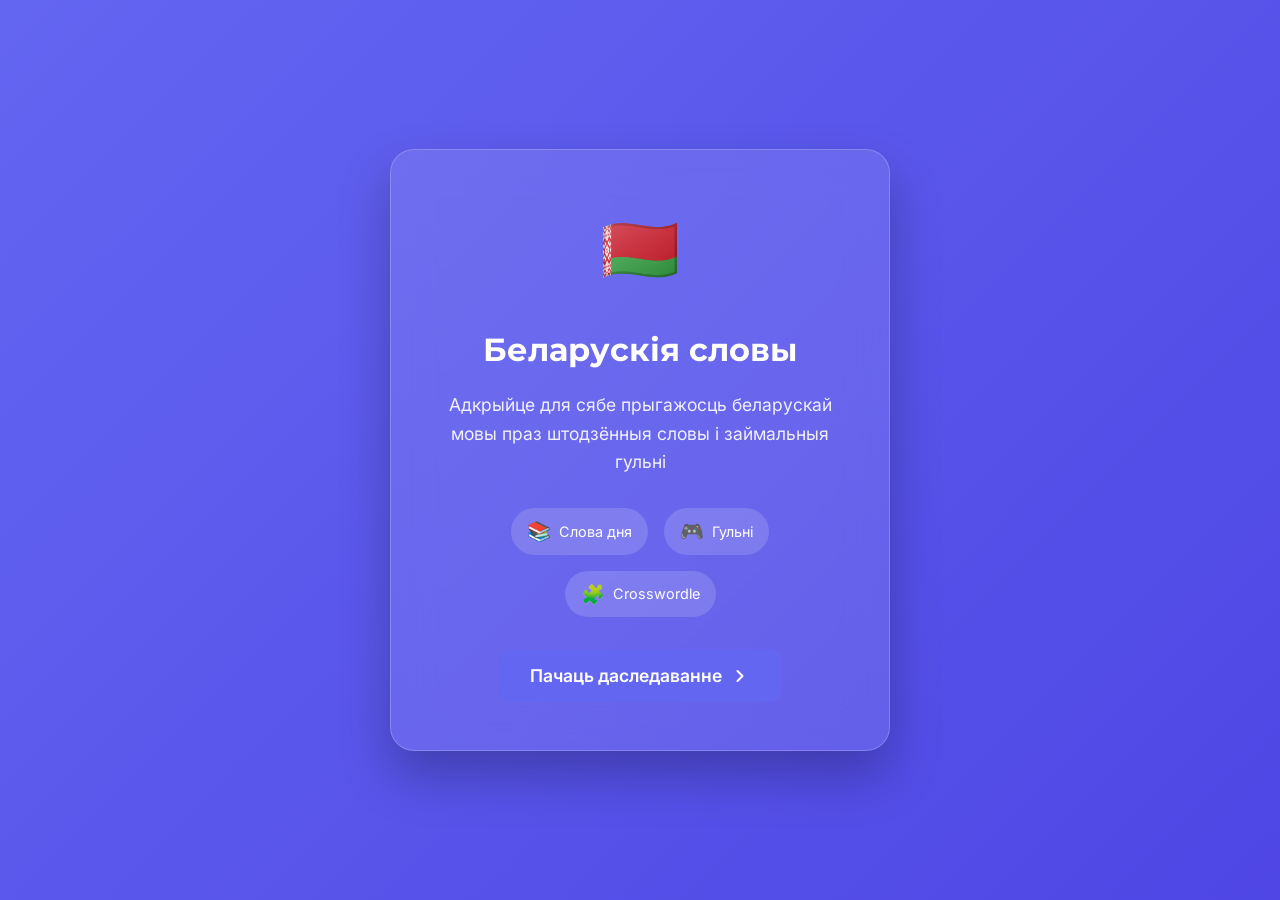
<file: index.html>
<!DOCTYPE html>
<html lang="be">
<head>
    <!-- Google tag (gtag.js) -->
    <script async src="https://www.googletagmanager.com/gtag/js?id=G-LB4DK2SX2Y"></script>
    <script>
        window.dataLayer = window.dataLayer || [];
        function gtag(){dataLayer.push(arguments);}
        gtag('js', new Date());
        gtag('config', 'G-LB4DK2SX2Y');
    </script>
    <meta charset="utf-8">
    <meta name="viewport" content="width=device-width, initial-scale=1">
    <link rel="stylesheet" href="css/style.css">
    <link rel="preconnect" href="https://fonts.googleapis.com">
    <link rel="preconnect" href="https://fonts.gstatic.com" crossorigin>
    <link href="https://fonts.googleapis.com/css2?family=Montserrat:wght@400;500;600;700&family=Inter:wght@400;500;600&display=swap" rel="stylesheet">
    <title>Беларускія словы - Слова дня, Wordle, Crosswordle</title>
</head>
<body>
    <!-- Welcome overlay for first-time visitors -->
    <div id="welcome-overlay" class="welcome-overlay">
        <div class="welcome-card">
            <div class="welcome-icon">🇧🇾</div>
            <h1 class="welcome-title">Беларускія словы</h1>
            <p class="welcome-text">
                Адкрыйце для сябе прыгажосць беларускай мовы праз штодзённыя словы і займальныя гульні
            </p>
            <div class="welcome-features">
                <div class="welcome-feature">
                    <span class="feature-icon">📚</span>
                    <span>Слова дня</span>
                </div>
                <div class="welcome-feature">
                    <span class="feature-icon">🎮</span>
                    <span>Гульні</span>
                </div>
                <div class="welcome-feature">
                    <span class="feature-icon">🧩</span>
                    <span>Crosswordle</span>
                </div>
            </div>
            <button id="start-exploring" class="btn-primary btn-large">
                Пачаць даследаванне
                <svg width="20" height="20" viewBox="0 0 20 20" fill="none">
                    <path d="M7.5 5L12.5 10L7.5 15" stroke="currentColor" stroke-width="2" stroke-linecap="round" stroke-linejoin="round"/>
                </svg>
            </button>
        </div>
    </div>

    <div class="app-container">
        <!-- Sidebar Navigation -->
        <nav class="sidebar">
            <div class="sidebar-header">
                <h1 class="logo">Бел<span class="logo-accent">Словы</span></h1>
            </div>
            
            <div class="sidebar-nav">
                <button class="nav-btn active" data-tab="home">
                    <svg class="nav-icon" width="24" height="24" viewBox="0 0 24 24" fill="none" stroke="currentColor" stroke-width="2">
                        <path d="M3 12l2-2m0 0l7-7 7 7M5 10v10a1 1 0 001 1h3m10-11l2 2m-2-2v10a1 1 0 01-1 1h-3m-4 0a1 1 0 01-1-1v-4a1 1 0 011-1h2a1 1 0 011 1v4a1 1 0 01-1 1"/>
                    </svg>
                    <span>Галоўная</span>
                </button>
                
                <button class="nav-btn" data-tab="daily">
                    <svg class="nav-icon" width="24" height="24" viewBox="0 0 24 24" fill="none" stroke="currentColor" stroke-width="2">
                        <path d="M12 3c-4.97 0-9 4.03-9 9s4.03 9 9 9 9-4.03 9-9-4.03-9-9-9z"/>
                        <path d="M12 7v5l3 3"/>
                    </svg>
                    <span>Слова дня</span>
                </button>
                
                <button class="nav-btn" data-tab="games">
                    <svg class="nav-icon" width="24" height="24" viewBox="0 0 24 24" fill="none" stroke="currentColor" stroke-width="2">
                        <rect x="2" y="6" width="20" height="12" rx="2"/>
                        <path d="M12 12h.01"/>
                        <path d="M8 12h.01"/>
                        <path d="M16 12h.01"/>
                        <path d="M6 16h12"/>
                    </svg>
                    <span>Гульні</span>
                </button>
                
                <button class="nav-btn" data-tab="about">
                    <svg class="nav-icon" width="24" height="24" viewBox="0 0 24 24" fill="none" stroke="currentColor" stroke-width="2">
                        <circle cx="12" cy="12" r="10"/>
                        <path d="M12 16v-4"/>
                        <path d="M12 8h.01"/>
                    </svg>
                    <span>Аб праекце</span>
                </button>
            </div>
            
            <div class="sidebar-footer">
                <button id="theme-toggle" class="icon-btn" title="Змяніць тэму">
                    <span class="icon">🌙</span>
                </button>
                <button id="sound-toggle" class="icon-btn" title="Гук">
                    <span class="icon">🔊</span>
                </button>
                <button id="donate-btn" class="icon-btn" title="Падтрымаць">
                    <span class="icon">💝</span>
                </button>
            </div>
        </nav>

        <!-- Main Content Area -->
        <main class="main-content">
            <!-- Home Tab - АКТИВНА ПО УМОЛЧАНИЮ -->
            <section id="home-tab" class="tab-content active">
                <div class="home-container">
                    <div class="home-hero">
                        <h1 class="hero-title">Беларускія словы</h1>
                        <p class="hero-subtitle">Адкрыйце для сябе багацце беларускай мовы</p>
                    </div>
                    
                    <div class="home-cards">
                        <div class="home-card" onclick="document.querySelector('[data-tab=daily]').click()">
                            <div class="home-card-icon">📚</div>
                            <h3>Слова дня</h3>
                            <p>Штодзень новае беларускае слова з вымаўленнем, азначэннем і прыкладам</p>
                        </div>
                        
                        <div class="home-card" onclick="document.querySelector('[data-tab=games]').click()">
                            <div class="home-card-icon">🎮</div>
                            <h3>Гульні</h3>
                            <p>Wordle, Crosswordle і Складальнік слоў для практыкі</p>
                        </div>
                        
                        <div class="home-card" onclick="document.getElementById('crosswordle-btn').click()">
                            <div class="home-card-icon">🧩</div>
                            <h3>Crosswordle</h3>
                            <p>Унікальны гібрыд крыжаванкі і Wordle з падказкамі</p>
                        </div>
                    </div>
                    
                    <div class="home-stats">
                        <div class="stat-item">
                            <span class="stat-number">30</span>
                            <span class="stat-label">Слоў у базе</span>
                        </div>
                        <div class="stat-item">
                            <span class="stat-number">3</span>
                            <span class="stat-label">Гульні</span>
                        </div>
                        <div class="stat-item">
                            <span class="stat-number">112K+</span>
                            <span class="stat-label">Слоў у слоўніку</span>
                        </div>
                    </div>
                </div>
            </section>
            
            <!-- Daily Word Tab -->
            <section id="daily-tab" class="tab-content">
                <div class="daily-word-container">
                    <div class="daily-word-card">
                        <div class="card-header">
                            <h2 class="card-title">Слова дня</h2>
                            <span class="date-badge" id="current-date"></span>
                        </div>
                        
                        <div class="word-showcase">
                            <div class="word-main" id="daily-word"></div>
                        </div>
                        
                        <div class="word-info">
                            <div class="info-row">
                                <span class="info-label">Вымаўленне</span>
                                <span class="info-value" id="word-pronunciation"></span>
                            </div>
                            <div class="info-row">
                                <span class="info-label">Азначэнне</span>
                                <span class="info-value" id="word-definition"></span>
                            </div>
                            <div class="info-row">
                                <span class="info-label">Прыклад</span>
                                <span class="info-value example-text" id="word-example"></span>
                            </div>
                        </div>
                        
                        <div class="word-actions">
                            <button id="speak-word" class="action-btn">
                                <span>🔊</span>
                                <span>Праслухаць</span>
                            </button>
                            <button id="save-word" class="action-btn">
                                <span>💾</span>
                                <span>Захаваць</span>
                            </button>
                            <button id="share-word" class="action-btn">
                                <span>📤</span>
                                <span>Падзяліцца</span>
                            </button>
                        </div>
                    </div>
                    
                    <div class="previous-words">
                        <h3 class="section-title">Папярэднія словы</h3>
                        <div class="words-grid" id="previous-words-list"></div>
                    </div>
                </div>
            </section>
            
            <!-- Games Tab -->
            <section id="games-tab" class="tab-content">
                <div class="games-container">
                    <h2 class="section-title">Гульні са словамі</h2>
                    <p class="section-subtitle">Развівайце свой слоўнікавы запас праз займальныя гульні</p>
                    
                    <div class="games-grid">
                        <div class="game-card featured-game">
                            <div class="game-card-badge">Новае</div>
                            <div class="game-card-icon">🧩</div>
                            <h3>Crosswordle</h3>
                            <p>Унікальны гібрыд крыжаванкі і Wordle. Разгадайце словы па падказках з каляровай індыкацыяй літар!</p>
                            <button class="btn-primary game-btn" id="crosswordle-btn">
                                <span>Гуляць</span>
                                <svg width="16" height="16" viewBox="0 0 16 16" fill="none">
                                    <path d="M6 4L10 8L6 12" stroke="currentColor" stroke-width="2" stroke-linecap="round"/>
                                </svg>
                            </button>
                        </div>
                        
                        <div class="game-card">
                            <div class="game-card-icon">🎯</div>
                            <h3>Беларускі Wordle</h3>
                            <p>Адгадайце беларускае слова з 5 літар за 6 спроб. Кожная спроба дае падказкі колерам.</p>
                            <button class="btn-primary game-btn" id="wordle-btn">
                                <span>Гуляць</span>
                                <svg width="16" height="16" viewBox="0 0 16 16" fill="none">
                                    <path d="M6 4L10 8L6 12" stroke="currentColor" stroke-width="2" stroke-linecap="round"/>
                                </svg>
                            </button>
                        </div>
                        
                        <div class="game-card">
                            <div class="game-card-icon">🏗️</div>
                            <h3>Складальнік слоў</h3>
                            <p>Стварыце як мага больш слоў з літар прапанаванага слова. Развівайце крэатыўнасць!</p>
                            <button class="btn-primary game-btn" id="word-builder-btn">
                                <span>Гуляць</span>
                                <svg width="16" height="16" viewBox="0 0 16 16" fill="none">
                                    <path d="M6 4L10 8L6 12" stroke="currentColor" stroke-width="2" stroke-linecap="round"/>
                                </svg>
                            </button>
                        </div>
                    </div>
                </div>
            </section>
            
            <!-- About Tab -->
            <section id="about-tab" class="tab-content">
                <div class="about-container">
                    <h2 class="section-title">Аб праекце</h2>
                    <div class="about-card">
                        <p>Праект "Беларускія словы" створаны для папулярызацыі беларускай мовы праз інтэрактыўныя інструменты і гульні.</p>
                        <p>Кожны дзень мы прапануем новае слова з тлумачэннем і прыкладам выкарыстання, а таксама займальныя гульні для практыкі.</p>
                        <div class="credits">
                            <p class="credit-text">Словы для гульняў узятыя з адкрытых крыніц, у тым ліку <a href="https://www.skarnik.by" target="_blank">skarnik.by</a></p>
                        </div>
                    </div>
                </div>
            </section>
        </main>
    </div>

    <!-- Donate Modal -->
    <div id="donate-modal" class="modal">
        <div class="modal-content">
            <button class="modal-close">&times;</button>
            <h3>Падтрымаць праект</h3>
            <p>Калі вам падабаецца гэты праект, вы можаце падтрымаць яго развіццё.</p>
            <div class="donate-options">
                <button class="donate-option">5 BYN</button>
                <button class="donate-option">10 BYN</button>
                <button class="donate-option">20 BYN</button>
                <button class="donate-option">Іншая сума</button>
            </div>
        </div>
    </div>

    <!-- Wordle Modal -->
    <div id="wordle-modal" class="modal">
        <div class="modal-content game-modal-content">
            <button class="modal-close wordle-close">&times;</button>
            <div class="game-modal-header">
                <h3>🎯 Беларускі Wordle</h3>
                <div class="game-stats">
                    <span>Спробы: <span id="attempts-count">0/6</span></span>
                    <span class="loading-text" id="wordle-loading"></span>
                </div>
            </div>
            
            <div class="game-area">
                <div class="wordle-grid" id="wordle-grid"></div>
                
                <div id="wordle-message" class="game-message"></div>
                <div id="wordle-target" class="game-target"></div>
                
                <div class="wordle-keyboard" id="wordle-keyboard"></div>
                
                <div class="game-controls">
                    <button id="wordle-submit" class="btn-primary">Праверыць</button>
                    <button id="wordle-reset" class="btn-secondary">Новая гульня</button>
                    <button id="wordle-hint" class="btn-secondary">Падказка</button>
                </div>
            </div>
            
            <div class="game-instructions">
                <h4>Як гуляць:</h4>
                <div class="color-examples">
                    <div class="color-example">
                        <div class="color-box correct"></div>
                        <span>Літара на правільным месцы</span>
                    </div>
                    <div class="color-example">
                        <div class="color-box present"></div>
                        <span>Літара ёсць у слове, але не тут</span>
                    </div>
                    <div class="color-example">
                        <div class="color-box absent"></div>
                        <span>Літары няма ў слове</span>
                    </div>
                </div>
            </div>
        </div>
    </div>

    <!-- Crosswordle Modal -->
    <div id="crosswordle-modal" class="modal">
        <div class="modal-content game-modal-content">
            <button class="modal-close crosswordle-close">&times;</button>
            <div class="game-modal-header">
                <h3>🧩 Crosswordle</h3>
                <div class="game-stats">
                    <span id="crosswordle-score">Правільна: 0/0 | Хады: 0</span>
                </div>
            </div>
            
            <div class="game-area">
                <div id="crosswordle-grid" class="crosswordle-grid"></div>
                
                <div id="crosswordle-clues" class="crosswordle-clues"></div>
                
                <div id="crosswordle-message" class="game-message"></div>
                
                <div class="game-controls">
                    <button id="crosswordle-hint" class="btn-secondary">Падказка (3)</button>
                    <button id="crosswordle-reset" class="btn-secondary">Новая гульня</button>
                </div>
            </div>
            
            <div class="game-instructions">
                <h4>Як гуляць:</h4>
                <p>Усе літары ўжо бачныя, але яны пераблытаныя! Клікайце на дзве літары, каб памяняць іх месцамі.</p>
                <div class="color-examples">
                    <div class="color-example">
                        <div class="color-box correct"></div>
                        <span>Зялёны — літара на правільным месцы</span>
                    </div>
                    <div class="color-example">
                        <div class="color-box present"></div>
                        <span>Жоўты — літара ёсць у крыжаванцы, але не тут</span>
                    </div>
                    <div class="color-example">
                        <div class="color-box absent"></div>
                        <span>Шэры — такой літары няма ў крыжаванцы</span>
                    </div>
                </div>
            </div>
        </div>
    </div>

    <!-- Word Builder Modal -->
    <div id="word-builder-modal" class="modal">
        <div class="modal-content game-modal-content">
            <button class="modal-close word-builder-close">&times;</button>
            <div class="game-modal-header">
                <h3>🏗️ Складальнік слоў</h3>
                <div class="game-stats">
                    <span id="builder-score">Слоў: 0</span>
                    <span class="loading-text" id="builder-loading"></span>
                </div>
            </div>
            
            <div class="game-area">
                <div class="source-word-display" id="builder-source-word"></div>
                
                <div class="input-group">
                    <input type="text" id="builder-input" placeholder="Увядзіце слова" maxlength="10" autocomplete="off">
                    <button id="builder-submit" class="btn-primary">Праверыць</button>
                </div>
                
                <div id="builder-message" class="game-message"></div>
                
                <div class="found-words-section">
                    <h4>Знойдзеныя словы:</h4>
                    <ul id="builder-found-words" class="found-words-list"></ul>
                </div>
                
                <div class="game-controls">
                    <button id="builder-new-game" class="btn-secondary">Новая гульня</button>
                    <button id="builder-show-unfound" class="btn-secondary">Нязнойдзеныя словы</button>
                </div>
            </div>
        </div>
    </div>

    <script src="js/data.js"></script>
    <script src="js/loader.js"></script>
    <script src="js/wordle.js"></script>
    <script src="js/crosswordle.js"></script>
    <script src="js/wordbuilder.js"></script>
    <script src="js/main.js"></script>
</body>
</html>
</file>
<file: css/style.css>
:root {
    /* Primary palette - soft, pleasant colors */
    --primary: #6366f1;
    --primary-light: #818cf8;
    --primary-dark: #4f46e5;
    --accent: #f59e0b;
    --accent-light: #fbbf24;
    --accent-dark: #d97706;
    
    /* Neutrals */
    --bg-primary: #f8fafc;
    --bg-secondary: #f1f5f9;
    --bg-card: #ffffff;
    --bg-hover: #e2e8f0;
    
    /* Text */
    --text-primary: #1e293b;
    --text-secondary: #64748b;
    --text-muted: #94a3b8;
    
    /* Game colors */
    --correct: #10b981;
    --present: #f59e0b;
    --absent: #6b7280;
    
    /* Borders & Shadows */
    --border: #e2e8f0;
    --border-light: #f1f5f9;
    --shadow-sm: 0 1px 2px rgba(0, 0, 0, 0.05);
    --shadow-md: 0 4px 6px rgba(0, 0, 0, 0.07);
    --shadow-lg: 0 10px 25px rgba(0, 0, 0, 0.1);
    
    /* Radius */
    --radius-sm: 8px;
    --radius-md: 12px;
    --radius-lg: 16px;
    --radius-xl: 24px;
    
    /* Transitions */
    --transition: all 0.2s ease;
    --transition-slow: all 0.3s ease;
    
    /* Sidebar */
    --sidebar-width: 240px;
}

/* Dark Theme */
[data-theme="dark"] {
    --bg-primary: #0f172a;
    --bg-secondary: #1e293b;
    --bg-card: #1e293b;
    --bg-hover: #334155;
    
    --text-primary: #f1f5f9;
    --text-secondary: #94a3b8;
    --text-muted: #64748b;
    
    --border: #334155;
    --border-light: #1e293b;
    
    --shadow-sm: 0 1px 2px rgba(0, 0, 0, 0.3);
    --shadow-md: 0 4px 6px rgba(0, 0, 0, 0.4);
    --shadow-lg: 0 10px 25px rgba(0, 0, 0, 0.5);
}

/* Reset & Base */
* {
    margin: 0;
    padding: 0;
    box-sizing: border-box;
}

body {
    font-family: 'Inter', -apple-system, BlinkMacSystemFont, sans-serif;
    background: var(--bg-primary);
    color: var(--text-primary);
    line-height: 1.6;
    overflow: hidden;
    height: 100vh;
}

h1, h2, h3, h4 {
    font-family: 'Montserrat', sans-serif;
    font-weight: 700;
}

/* App Container */
.app-container {
    display: flex;
    height: 100vh;
    overflow: hidden;
}

/* Welcome Overlay */
.welcome-overlay {
    position: fixed;
    top: 0;
    left: 0;
    width: 100%;
    height: 100%;
    background: linear-gradient(135deg, var(--primary) 0%, var(--primary-dark) 100%);
    z-index: 9999;
    display: none;
    align-items: center;
    justify-content: center;
}

.welcome-overlay.show {
    display: flex;
}

.welcome-card {
    background: rgba(255, 255, 255, 0.1);
    backdrop-filter: blur(20px);
    border-radius: var(--radius-xl);
    padding: 3rem;
    text-align: center;
    max-width: 500px;
    width: 90%;
    box-shadow: 0 25px 50px rgba(0, 0, 0, 0.25);
    border: 1px solid rgba(255, 255, 255, 0.2);
    animation: slideUpFade 0.6s ease;
}

@keyframes slideUpFade {
    from {
        opacity: 0;
        transform: translateY(30px);
    }
    to {
        opacity: 1;
        transform: translateY(0);
    }
}

.welcome-icon {
    font-size: 4rem;
    margin-bottom: 1.5rem;
}

.welcome-title {
    font-size: 2rem;
    color: white;
    margin-bottom: 1rem;
}

.welcome-text {
    color: rgba(255, 255, 255, 0.9);
    font-size: 1.1rem;
    margin-bottom: 2rem;
    line-height: 1.6;
}

.welcome-features {
    display: flex;
    justify-content: center;
    gap: 1rem;
    margin-bottom: 2rem;
    flex-wrap: wrap;
}

.welcome-feature {
    display: flex;
    align-items: center;
    gap: 0.5rem;
    background: rgba(255, 255, 255, 0.15);
    padding: 0.5rem 1rem;
    border-radius: 50px;
    color: white;
    font-size: 0.9rem;
}

.feature-icon {
    font-size: 1.2rem;
}

/* Sidebar */
.sidebar {
    width: var(--sidebar-width);
    min-width: var(--sidebar-width);
    background: var(--bg-card);
    border-right: 1px solid var(--border);
    display: flex;
    flex-direction: column;
    height: 100vh;
    position: sticky;
    top: 0;
}

.sidebar-header {
    padding: 1.5rem;
    border-bottom: 1px solid var(--border);
}

.logo {
    font-size: 1.5rem;
    color: var(--text-primary);
    font-weight: 700;
}

.logo-accent {
    color: var(--primary);
}

.sidebar-nav {
    flex: 1;
    padding: 1rem;
    display: flex;
    flex-direction: column;
    gap: 0.5rem;
}

.nav-btn {
    display: flex;
    align-items: center;
    gap: 0.75rem;
    padding: 0.75rem 1rem;
    border: none;
    background: transparent;
    color: var(--text-secondary);
    font-size: 0.95rem;
    font-weight: 500;
    cursor: pointer;
    border-radius: var(--radius-md);
    transition: var(--transition);
    width: 100%;
    text-align: left;
}

.nav-btn:hover {
    background: var(--bg-hover);
    color: var(--text-primary);
}

.nav-btn.active {
    background: var(--primary);
    color: white;
    box-shadow: 0 4px 12px rgba(99, 102, 241, 0.3);
}

.nav-icon {
    width: 20px;
    height: 20px;
    flex-shrink: 0;
}

.nav-btn.active .nav-icon {
    color: white;
}

.sidebar-footer {
    padding: 1rem;
    border-top: 1px solid var(--border);
    display: flex;
    justify-content: center;
    gap: 0.5rem;
}

.icon-btn {
    width: 36px;
    height: 36px;
    border: none;
    background: var(--bg-secondary);
    border-radius: 50%;
    cursor: pointer;
    display: flex;
    align-items: center;
    justify-content: center;
    transition: var(--transition);
    font-size: 1.1rem;
}

.icon-btn:hover {
    background: var(--bg-hover);
    transform: translateY(-2px);
}

/* Main Content */
.main-content {
    flex: 1;
    overflow-y: auto;
    padding: 2rem;
    background: var(--bg-primary);
}

.tab-content {
    display: none;
    animation: fadeIn 0.3s ease;
}

.tab-content.active {
    display: block;
}

@keyframes fadeIn {
    from { opacity: 0; }
    to { opacity: 1; }
}

/* Daily Word Section */
.daily-word-container {
    max-width: 700px;
    margin: 0 auto;
}

.daily-word-card {
    background: var(--bg-card);
    border-radius: var(--radius-lg);
    padding: 2.5rem;
    box-shadow: var(--shadow-md);
    border: 1px solid var(--border);
    margin-bottom: 2rem;
}

.card-header {
    display: flex;
    justify-content: space-between;
    align-items: center;
    margin-bottom: 2rem;
}

.card-title {
    font-size: 1.5rem;
    color: var(--text-primary);
}

.date-badge {
    background: var(--bg-secondary);
    color: var(--text-secondary);
    padding: 0.3rem 0.8rem;
    border-radius: 50px;
    font-size: 0.85rem;
    font-weight: 500;
}

.word-showcase {
    text-align: center;
    margin-bottom: 2rem;
    padding: 1.5rem;
    background: linear-gradient(135deg, var(--primary) 0%, var(--primary-light) 100%);
    border-radius: var(--radius-md);
}

.word-main {
    font-size: 3rem;
    font-weight: 700;
    color: white;
    text-transform: capitalize;
    letter-spacing: 1px;
}

.word-info {
    margin-bottom: 2rem;
}

.info-row {
    padding: 1rem;
    border-bottom: 1px solid var(--border-light);
}

.info-row:last-child {
    border-bottom: none;
}

.info-label {
    display: block;
    font-size: 0.8rem;
    color: var(--text-muted);
    text-transform: uppercase;
    letter-spacing: 0.5px;
    margin-bottom: 0.25rem;
    font-weight: 600;
}

.info-value {
    color: var(--text-primary);
    font-size: 1rem;
    line-height: 1.5;
}

.example-text {
    font-style: italic;
    color: var(--text-secondary);
    padding-left: 1rem;
    border-left: 3px solid var(--accent);
    display: block;
}

.word-actions {
    display: flex;
    gap: 0.75rem;
    flex-wrap: wrap;
}

.action-btn {
    flex: 1;
    display: flex;
    align-items: center;
    justify-content: center;
    gap: 0.5rem;
    padding: 0.75rem;
    border: 2px solid var(--border);
    background: transparent;
    color: var(--text-secondary);
    border-radius: var(--radius-md);
    cursor: pointer;
    font-weight: 500;
    transition: var(--transition);
    font-size: 0.9rem;
}

.action-btn:hover {
    background: var(--bg-secondary);
    color: var(--text-primary);
    border-color: var(--primary);
}

/* Previous Words */
.previous-words {
    margin-top: 2rem;
}

.section-title {
    font-size: 1.3rem;
    margin-bottom: 1rem;
    color: var(--text-primary);
}

.section-subtitle {
    color: var(--text-secondary);
    margin-bottom: 2rem;
}

.words-grid {
    display: grid;
    grid-template-columns: repeat(auto-fill, minmax(150px, 1fr));
    gap: 0.75rem;
}

.word-item-card {
    background: var(--bg-card);
    border: 1px solid var(--border);
    border-radius: var(--radius-md);
    padding: 1rem;
    cursor: pointer;
    transition: var(--transition);
}

.word-item-card:hover {
    border-color: var(--primary);
    transform: translateY(-2px);
    box-shadow: var(--shadow-md);
}

.word-item-card .word {
    font-weight: 600;
    color: var(--primary);
    margin-bottom: 0.25rem;
}

.word-item-card .date {
    font-size: 0.8rem;
    color: var(--text-muted);
}

/* Games Section */
.games-container {
    max-width: 900px;
    margin: 0 auto;
}

.games-grid {
    display: grid;
    grid-template-columns: repeat(auto-fit, minmax(280px, 1fr));
    gap: 1.5rem;
    margin-top: 2rem;
}

.game-card {
    background: var(--bg-card);
    border: 1px solid var(--border);
    border-radius: var(--radius-lg);
    padding: 2rem;
    text-align: center;
    transition: var(--transition-slow);
    position: relative;
}

.game-card:hover {
    border-color: var(--primary);
    box-shadow: var(--shadow-lg);
    transform: translateY(-2px);
}

.featured-game {
    border-color: var(--accent);
    background: linear-gradient(135deg, rgba(245, 158, 11, 0.05) 0%, var(--bg-card) 100%);
}

.game-card-badge {
    position: absolute;
    top: 1rem;
    right: 1rem;
    background: var(--accent);
    color: white;
    padding: 0.2rem 0.8rem;
    border-radius: 50px;
    font-size: 0.75rem;
    font-weight: 600;
}

.game-card-icon {
    font-size: 3rem;
    margin-bottom: 1rem;
    display: block;
}

.game-card h3 {
    color: var(--text-primary);
    margin-bottom: 0.75rem;
    font-size: 1.2rem;
}

.game-card p {
    color: var(--text-secondary);
    margin-bottom: 1.5rem;
    font-size: 0.9rem;
    line-height: 1.6;
}

.game-btn {
    display: inline-flex;
    align-items: center;
    gap: 0.5rem;
}

/* About Section */
.about-container {
    max-width: 600px;
    margin: 0 auto;
}

.about-card {
    background: var(--bg-card);
    border: 1px solid var(--border);
    border-radius: var(--radius-lg);
    padding: 2rem;
}

.about-card p {
    color: var(--text-secondary);
    margin-bottom: 1rem;
    line-height: 1.7;
}

.credits {
    margin-top: 1.5rem;
    padding-top: 1.5rem;
    border-top: 1px solid var(--border);
}

.credit-text {
    font-size: 0.85rem;
    color: var(--text-muted);
}

.credit-text a {
    color: var(--primary);
    text-decoration: none;
}

.credit-text a:hover {
    text-decoration: underline;
}

/* Buttons */
.btn-primary {
    background: var(--primary);
    color: white;
    border: none;
    padding: 0.75rem 1.5rem;
    border-radius: var(--radius-md);
    font-weight: 600;
    cursor: pointer;
    transition: var(--transition);
    font-family: 'Inter', sans-serif;
    font-size: 0.9rem;
    display: inline-flex;
    align-items: center;
    gap: 0.5rem;
}

.btn-primary:hover {
    background: var(--primary-dark);
    transform: translateY(-1px);
    box-shadow: 0 4px 12px rgba(99, 102, 241, 0.3);
}

.btn-secondary {
    background: var(--bg-secondary);
    color: var(--text-primary);
    border: 1px solid var(--border);
    padding: 0.6rem 1.2rem;
    border-radius: var(--radius-md);
    font-weight: 500;
    cursor: pointer;
    transition: var(--transition);
    font-family: 'Inter', sans-serif;
    font-size: 0.85rem;
}

.btn-secondary:hover {
    background: var(--bg-hover);
}

.btn-large {
    padding: 1rem 2rem;
    font-size: 1.1rem;
}

/* Modal */
.modal {
    display: none;
    position: fixed;
    z-index: 1000;
    left: 0;
    top: 0;
    width: 100%;
    height: 100%;
    background: rgba(0, 0, 0, 0.5);
    backdrop-filter: blur(4px);
    overflow-y: auto;
}

.modal-content {
    background: var(--bg-card);
    margin: 3% auto;
    padding: 2rem;
    border-radius: var(--radius-lg);
    width: 90%;
    max-width: 500px;
    position: relative;
    box-shadow: var(--shadow-lg);
    border: 1px solid var(--border);
    animation: slideUpFade 0.3s ease;
}

.game-modal-content {
    max-width: 520px;
}

.modal-close {
    position: absolute;
    top: 1rem;
    right: 1rem;
    width: 32px;
    height: 32px;
    border: none;
    background: var(--bg-secondary);
    border-radius: 50%;
    cursor: pointer;
    font-size: 1.2rem;
    display: flex;
    align-items: center;
    justify-content: center;
    transition: var(--transition);
    color: var(--text-secondary);
}

.modal-close:hover {
    background: var(--bg-hover);
    color: var(--text-primary);
}

.game-modal-header {
    display: flex;
    justify-content: space-between;
    align-items: center;
    margin-bottom: 1.5rem;
    padding-bottom: 1rem;
    border-bottom: 1px solid var(--border);
}

.game-stats {
    display: flex;
    gap: 1rem;
    align-items: center;
    font-size: 0.9rem;
    color: var(--text-secondary);
}

.loading-text {
    color: var(--accent);
    font-style: italic;
    font-size: 0.8rem;
}

/* Game Area */
.game-area {
    display: flex;
    flex-direction: column;
    gap: 1rem;
}

.game-message {
    text-align: center;
    min-height: 24px;
    font-weight: 500;
    font-size: 0.95rem;
}

.game-message.success { color: var(--correct); }
.game-message.error { color: #ef4444; }
.game-message.warning { color: var(--accent); }

.game-target {
    text-align: center;
    padding: 0.75rem;
    background: rgba(245, 158, 11, 0.1);
    border: 1px solid var(--accent);
    border-radius: var(--radius-sm);
    color: var(--accent-dark);
    font-weight: 600;
    display: none;
}

.game-controls {
    display: flex;
    gap: 0.5rem;
    justify-content: center;
}

.input-group {
    display: flex;
    gap: 0.5rem;
}

.input-group input {
    flex: 1;
    padding: 0.75rem;
    border: 2px solid var(--border);
    border-radius: var(--radius-md);
    font-size: 1rem;
    background: var(--bg-card);
    color: var(--text-primary);
    font-family: 'Inter', sans-serif;
    transition: var(--transition);
}

.input-group input:focus {
    outline: none;
    border-color: var(--primary);
    box-shadow: 0 0 0 3px rgba(99, 102, 241, 0.1);
}

/* Wordle Grid */
.wordle-grid {
    display: grid;
    grid-template-rows: repeat(6, 1fr);
    gap: 5px;
    max-width: 320px;
    margin: 0 auto;
}

.wordle-row {
    display: grid;
    grid-template-columns: repeat(5, 1fr);
    gap: 5px;
}

.wordle-cell {
    border: 2px solid var(--border);
    border-radius: 4px;
    display: flex;
    align-items: center;
    justify-content: center;
    font-size: 1.5rem;
    font-weight: bold;
    text-transform: uppercase;
    aspect-ratio: 1;
    background: var(--bg-card);
    color: var(--text-primary);
    transition: var(--transition);
    font-family: 'Montserrat', sans-serif;
}

.wordle-cell.filled {
    border-color: var(--text-muted);
}

.wordle-cell.correct {
    background: var(--correct);
    border-color: var(--correct);
    color: white;
}

.wordle-cell.present {
    background: var(--present);
    border-color: var(--present);
    color: white;
}

.wordle-cell.absent {
    background: var(--absent);
    border-color: var(--absent);
    color: white;
}

/* Wordle Keyboard */
.wordle-keyboard {
    display: flex;
    flex-direction: column;
    gap: 4px;
    align-items: center;
}

.keyboard-row {
    display: flex;
    gap: 3px;
}

.keyboard-key {
    padding: 10px 7px;
    border: none;
    border-radius: 4px;
    background: var(--bg-secondary);
    color: var(--text-primary);
    font-weight: 600;
    cursor: pointer;
    transition: var(--transition);
    min-width: 28px;
    font-size: 0.8rem;
    text-transform: uppercase;
    font-family: 'Montserrat', sans-serif;
}

.keyboard-key:hover {
    background: var(--bg-hover);
}

.keyboard-key.correct { background: var(--correct); color: white; }
.keyboard-key.present { background: var(--present); color: white; }
.keyboard-key.absent { background: var(--absent); color: white; }

.keyboard-key.wide {
    min-width: 50px;
    font-size: 0.7rem;
}

/* Source Word Display */
.source-word-display {
    display: flex;
    justify-content: center;
    gap: 8px;
    font-size: 1.8rem;
    font-weight: 700;
    color: var(--accent);
    text-transform: uppercase;
    padding: 1rem;
    background: rgba(245, 158, 11, 0.1);
    border-radius: var(--radius-md);
    border: 2px dashed var(--accent);
    flex-wrap: wrap;
}

.source-word-display span {
    display: inline-block;
}

/* Found Words */
.found-words-section {
    background: var(--bg-secondary);
    padding: 1rem;
    border-radius: var(--radius-md);
    max-height: 200px;
    overflow-y: auto;
}

.found-words-section h4 {
    font-size: 0.9rem;
    margin-bottom: 0.5rem;
    color: var(--text-secondary);
}

.found-words-list {
    list-style: none;
    display: flex;
    flex-wrap: wrap;
    gap: 6px;
    padding: 0;
}

.found-words-list li {
    background: var(--primary);
    color: white;
    padding: 4px 12px;
    border-radius: 50px;
    font-size: 0.85rem;
    font-weight: 500;
}

/* Crosswordle */
.crosswordle-grid {
    display: inline-block;
    margin: 0 auto;
    border: 2px solid var(--border);
    background: var(--bg-card);
}

.crosswordle-row {
    display: flex;
}

.crosswordle-cell {
    width: 32px;
    height: 32px;
    border: 1px solid var(--border-light);
    display: flex;
    align-items: center;
    justify-content: center;
    font-weight: bold;
    font-size: 0.9rem;
    transition: var(--transition);
}

.crosswordle-cell.filled {
    background: var(--primary);
    color: white;
    border-color: var(--primary);
}

.crosswordle-clues {
    margin: 1rem 0;
    max-height: 250px;
    overflow-y: auto;
}

.crosswordle-clues h4 {
    color: var(--accent);
    margin: 0.75rem 0 0.5rem;
    font-size: 0.9rem;
}

.crosswordle-clue {
    display: flex;
    align-items: center;
    gap: 0.5rem;
    padding: 0.5rem;
    margin: 0.2rem 0;
    border-radius: var(--radius-sm);
    background: var(--bg-secondary);
    cursor: pointer;
    transition: var(--transition);
    font-size: 0.85rem;
}

.crosswordle-clue:hover {
    background: var(--bg-hover);
}

.clue-number {
    background: var(--primary);
    color: white;
    width: 20px;
    height: 20px;
    display: flex;
    align-items: center;
    justify-content: center;
    border-radius: 50%;
    font-size: 0.7rem;
    font-weight: 700;
    flex-shrink: 0;
}

/* Donate */
.donate-options {
    display: grid;
    grid-template-columns: 1fr 1fr;
    gap: 0.75rem;
    margin-top: 1.5rem;
}

.donate-option {
    padding: 1rem;
    background: var(--bg-secondary);
    border: 1px solid var(--border);
    border-radius: var(--radius-md);
    cursor: pointer;
    transition: var(--transition);
    font-weight: 600;
    color: var(--text-primary);
    text-align: center;
}

.donate-option:hover {
    background: var(--primary);
    color: white;
    border-color: var(--primary);
}

/* Game Instructions */
.game-instructions {
    margin-top: 1.5rem;
    padding-top: 1rem;
    border-top: 1px solid var(--border);
}

.game-instructions h4 {
    margin-bottom: 0.5rem;
    color: var(--text-secondary);
    font-size: 0.9rem;
}

.color-examples {
    display: flex;
    flex-direction: column;
    gap: 6px;
}

.color-example {
    display: flex;
    align-items: center;
    gap: 8px;
    font-size: 0.85rem;
    color: var(--text-secondary);
}

.color-box {
    width: 16px;
    height: 16px;
    border-radius: 3px;
    flex-shrink: 0;
}

.color-box.correct { background: var(--correct); }
.color-box.present { background: var(--present); }
.color-box.absent { background: var(--absent); }

/* Responsive */
@media (max-width: 768px) {
    .app-container {
        flex-direction: column;
    }
    
    .sidebar {
        width: 100%;
        min-width: 100%;
        height: auto;
        flex-direction: row;
        padding: 0.5rem;
        position: sticky;
        top: 0;
        z-index: 100;
    }
    
    .sidebar-header {
        display: none;
    }
    
    .sidebar-nav {
        flex-direction: row;
        padding: 0;
        gap: 0.25rem;
    }
    
    .nav-btn {
        padding: 0.5rem 0.75rem;
        font-size: 0.8rem;
    }
    
    .nav-btn span {
        display: none;
    }
    
    .sidebar-footer {
        display: none;
    }
    
    .main-content {
        padding: 1rem;
    }
    
    .word-main {
        font-size: 2rem;
    }
    
    .word-actions {
        flex-direction: column;
    }
    
    .games-grid {
        grid-template-columns: 1fr;
    }
}

/* Scrollbar */
::-webkit-scrollbar {
    width: 6px;
}

::-webkit-scrollbar-track {
    background: transparent;
}

::-webkit-scrollbar-thumb {
    background: var(--border);
    border-radius: 3px;
}

::-webkit-scrollbar-thumb:hover {
    background: var(--text-muted);
}


/* Home Page */
.home-container {
    max-width: 800px;
    margin: 0 auto;
}

.home-hero {
    text-align: center;
    padding: 3rem 0;
}

.hero-icon {
    font-size: 4rem;
    margin-bottom: 1.5rem;
}

.hero-title {
    font-size: 2.5rem;
    color: var(--text-primary);
    margin-bottom: 0.5rem;
}

.hero-subtitle {
    font-size: 1.2rem;
    color: var(--text-secondary);
}

.home-cards {
    display: grid;
    grid-template-columns: repeat(auto-fit, minmax(220px, 1fr));
    gap: 1.5rem;
    margin: 2rem 0;
}

.home-card {
    background: var(--bg-card);
    border: 1px solid var(--border);
    border-radius: var(--radius-lg);
    padding: 2rem;
    text-align: center;
    cursor: pointer;
    transition: var(--transition-slow);
}

.home-card:hover {
    border-color: var(--primary);
    box-shadow: var(--shadow-lg);
    transform: translateY(-4px);
}

.home-card-icon {
    font-size: 3rem;
    margin-bottom: 1rem;
    display: block;
}

.home-card h3 {
    font-size: 1.2rem;
    color: var(--text-primary);
    margin-bottom: 0.5rem;
}

.home-card p {
    font-size: 0.9rem;
    color: var(--text-secondary);
    line-height: 1.5;
}

.home-stats {
    display: flex;
    justify-content: center;
    gap: 2rem;
    margin-top: 3rem;
    padding: 2rem;
    background: var(--bg-card);
    border: 1px solid var(--border);
    border-radius: var(--radius-lg);
}

.stat-item {
    text-align: center;
}

.stat-number {
    display: block;
    font-size: 2rem;
    font-weight: 700;
    color: var(--primary);
}

.stat-label {
    font-size: 0.9rem;
    color: var(--text-secondary);
}

/* Crosswordle Additional Styles */
.crosswordle-clues-container {
    max-height: 200px;
    overflow-y: auto;
    padding-right: 0.5rem;
}

.crosswordle-clue {
    display: flex;
    align-items: center;
    gap: 0.5rem;
    padding: 0.6rem;
    margin: 0.2rem 0;
    border-radius: var(--radius-sm);
    background: var(--bg-secondary);
    cursor: pointer;
    transition: var(--transition);
    font-size: 0.85rem;
    border: 2px solid transparent;
}

.crosswordle-clue:hover {
    background: var(--bg-hover);
}

.crosswordle-clue.selected {
    border-color: var(--primary);
    background: rgba(99, 102, 241, 0.1);
}

.crosswordle-clue.found {
    opacity: 0.6;
    cursor: default;
}

.crosswordle-clue.found:hover {
    background: var(--bg-secondary);
}

.crosswordle-input-area {
    display: flex;
    flex-direction: column;
    gap: 0.75rem;
}

.crosswordle-attempts {
    display: flex;
    flex-direction: column;
    gap: 4px;
    align-items: center;
    min-height: 50px;
}

.crosswordle-attempt-row {
    display: flex;
    gap: 4px;
}

.crosswordle-attempt-cell {
    width: 35px;
    height: 35px;
    border: 2px solid var(--border);
    border-radius: 4px;
    display: flex;
    align-items: center;
    justify-content: center;
    font-weight: bold;
    font-size: 1rem;
    text-transform: uppercase;
    background: var(--bg-card);
    color: var(--text-primary);
    transition: var(--transition);
    font-family: 'Montserrat', sans-serif;
}

.crosswordle-attempt-cell.empty {
    border-color: var(--border-light);
    background: var(--bg-secondary);
}

.crosswordle-attempt-cell.correct {
    background: var(--correct);
    border-color: var(--correct);
    color: white;
}

.crosswordle-attempt-cell.present {
    background: var(--present);
    border-color: var(--present);
    color: white;
}

.crosswordle-attempt-cell.absent {
    background: var(--absent);
    border-color: var(--absent);
    color: white;
}

/* Crosswordle Grid Cell States */
.crosswordle-cell.intersection {
    background: var(--primary-light);
    color: white;
    border-color: var(--primary);
}

.crosswordle-cell.correct {
    background: var(--correct) !important;
    color: white !important;
    border-color: var(--correct) !important;
}

.crosswordle-cell.present {
    background: var(--present) !important;
    color: white !important;
    border-color: var(--present) !important;
}

.crosswordle-cell.absent {
    background: var(--absent) !important;
    color: white !important;
    border-color: var(--absent) !important;
}

@keyframes celebrate {
    0%, 100% { transform: scale(1); }
    50% { transform: scale(1.05); }
}

/* Crosswordle Grid Cell States */
.crosswordle-cell.has-letter {
    background: var(--bg-card);
    color: var(--text-primary);
    border: 2px solid var(--border);
    font-weight: 600;
}

.crosswordle-cell.found-word {
    background: var(--correct) !important;
    color: white !important;
    border-color: var(--correct) !important;
}

/* Crosswordle Attempt Cells */
.crosswordle-attempt-cell.correct {
    background: var(--correct) !important;
    border-color: var(--correct) !important;
    color: white !important;
}

.crosswordle-attempt-cell.present {
    background: var(--present) !important;
    border-color: var(--present) !important;
    color: white !important;
}

.crosswordle-attempt-cell.absent {
    background: var(--absent) !important;
    border-color: var(--absent) !important;
    color: white !important;
}

/* Crosswordle Grid */
.crosswordle-grid {
    display: inline-block;
    margin: 0 auto;
    border: 3px solid var(--border);
    background: var(--bg-card);
    border-radius: 4px;
    user-select: none;
}

.crosswordle-row {
    display: flex;
}

.crosswordle-cell {
    width: 45px;
    height: 45px;
    border: 1px solid var(--border-light);
    display: flex;
    align-items: center;
    justify-content: center;
    font-weight: bold;
    font-size: 1.2rem;
    cursor: pointer;
    transition: all 0.2s ease;
    font-family: 'Montserrat', sans-serif;
    text-transform: uppercase;
    position: relative;
}

.crosswordle-cell:hover {
    transform: scale(1.05);
    z-index: 10;
    box-shadow: 0 4px 12px rgba(0, 0, 0, 0.15);
}

.crosswordle-cell.empty {
    background: transparent;
    border: 1px solid transparent;
    cursor: default;
}

.crosswordle-cell.has-letter {
    border: 2px solid var(--border);
    border-radius: 6px;
}

/* Color states like Wordle */
.crosswordle-cell.correct {
    background: #10b981 !important;
    border-color: #059669 !important;
    color: white !important;
    box-shadow: 0 0 8px rgba(16, 185, 129, 0.4);
}

.crosswordle-cell.present {
    background: #f59e0b !important;
    border-color: #d97706 !important;
    color: white !important;
    box-shadow: 0 0 8px rgba(245, 158, 11, 0.4);
    animation: pulse-yellow 2s infinite;
}

.crosswordle-cell.wrong {
    background: #6b7280 !important;
    border-color: #4b5563 !important;
    color: white !important;
}

.crosswordle-cell.selected {
    border-color: #6366f1 !important;
    box-shadow: 0 0 0 3px rgba(99, 102, 241, 0.3), 0 0 16px rgba(99, 102, 241, 0.2);
    transform: scale(1.08);
    z-index: 20;
}

@keyframes pulse-yellow {
    0%, 100% { box-shadow: 0 0 8px rgba(245, 158, 11, 0.4); }
    50% { box-shadow: 0 0 16px rgba(245, 158, 11, 0.6); }
}

/* Clues */
.crosswordle-clue {
    display: flex;
    align-items: center;
    gap: 0.5rem;
    padding: 0.6rem;
    margin: 0.2rem 0;
    border-radius: 8px;
    background: var(--bg-secondary);
    font-size: 0.85rem;
    transition: background 0.2s;
}

.crosswordle-clue:hover {
    background: var(--bg-hover);
}

.clue-number {
    background: var(--primary);
    color: white;
    min-width: 24px;
    height: 24px;
    display: flex;
    align-items: center;
    justify-content: center;
    border-radius: 50%;
    font-size: 0.75rem;
    font-weight: 700;
    flex-shrink: 0;
}

.clue-text {
    flex: 1;
    color: var(--text-primary);
}

.clue-found {
    font-size: 1rem;
    flex-shrink: 0;
}

/* Scoring */
#crosswordle-score {
    font-weight: 600;
    color: var(--primary);
}

/* Win animation */
@keyframes celebrate {
    0%, 100% { transform: scale(1); }
    25% { transform: scale(1.05) rotate(-2deg); }
    75% { transform: scale(1.05) rotate(2deg); }
}
</file>
